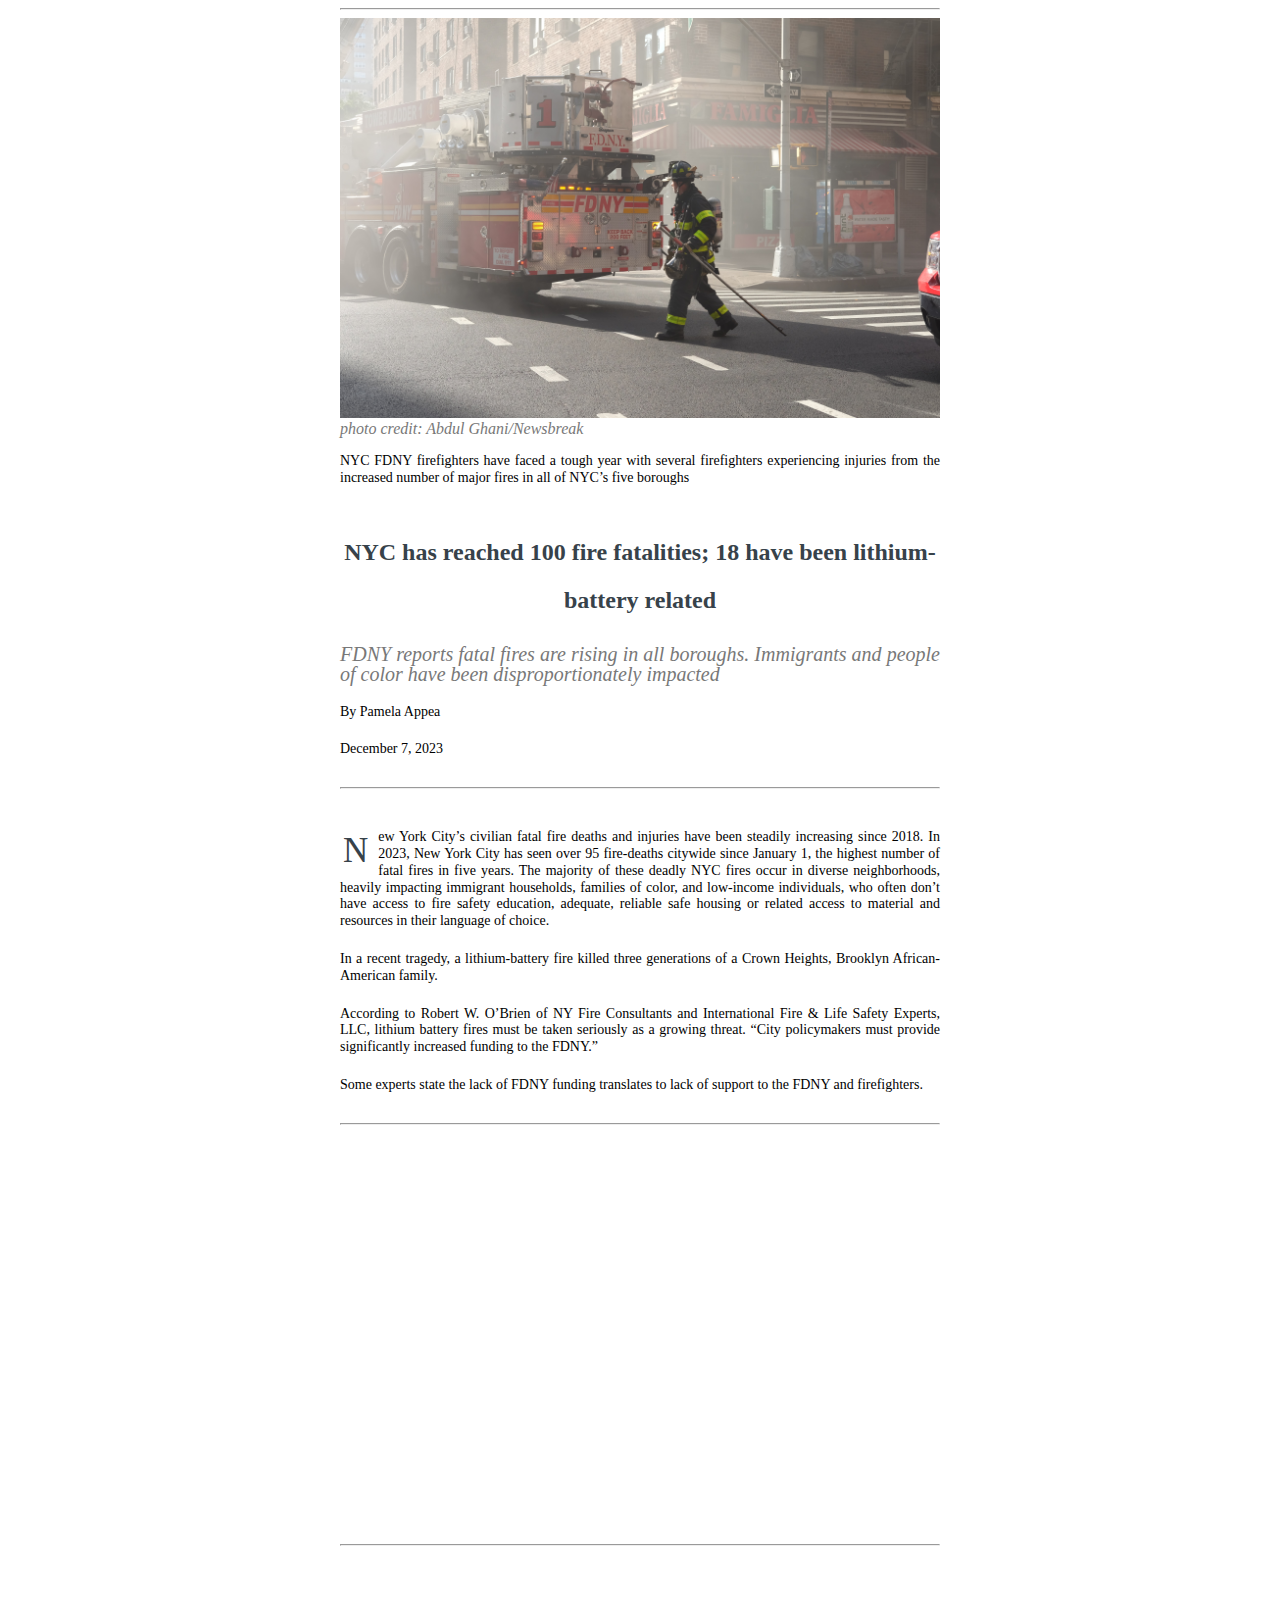
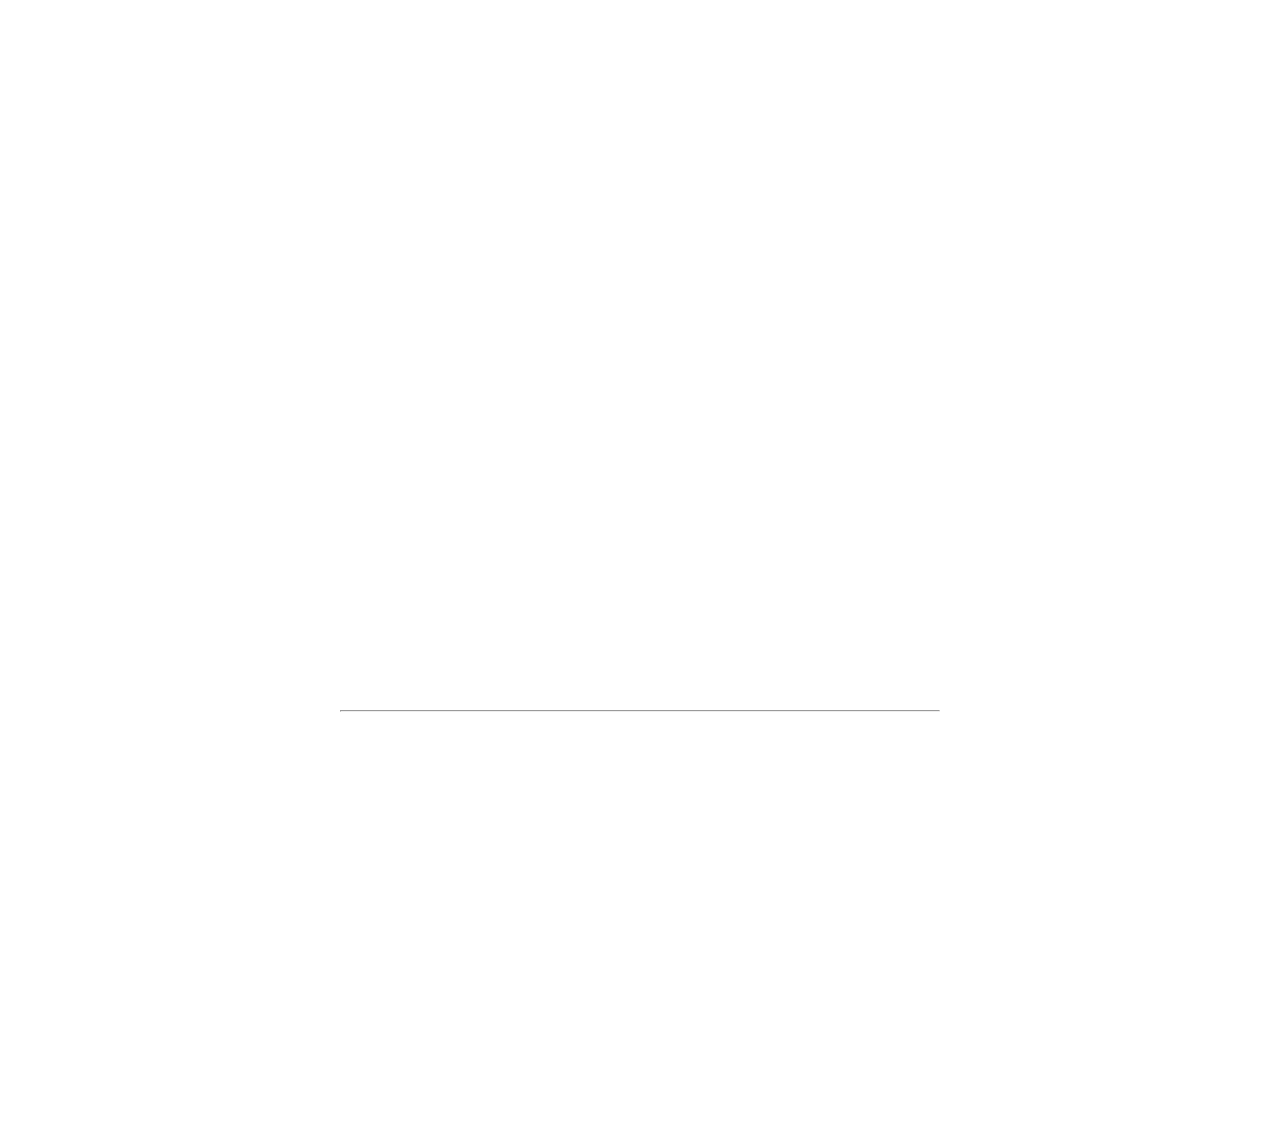
<file: index.html>
<!doctype html>
<html lang="en">
<head>
	<!-- For different browsers and screensizes -->
	<meta charset="UTF-8">
	<meta http-equiv="X-UA-Compatible" content="IE=edge,chrome=1">
	<meta name="viewport" content="width=device-width, initial-scale=1, maximum-scale=1, user-scalable=no">

	<!-- Site title -->
	<title>Pamela Appea's Data Journalism Project on the FDNY </title>
	<meta http-equiv="Content-Type" content="text/html; charset=utf-8"/>
	<meta name="author" content="" />
	<meta name="geo.country" content="US" />
	<meta name="dc.language" content="en" />
	<meta name="description" content="" />
	<meta name="keywords" content="" />

	 <meta property="og:site_name"       content="TITLE OF YOUR SITE"/>
	 <!-- You will need to get an ID from Facebook https://developers.facebook.com/docs/apps/register -->
    <meta property="fb:app_id"          content="INSERT FACEBOOK ID HERE" />
    <meta property="og:type"            content="website" />
    <meta property="og:url"             content="LINK TO YOUR PROJECT" />
    <meta property="og:title"           content="OUR GRAPHIC'S TITLE" />
    <meta property="og:image"           content="LINK TO YOUR SOCIAL IMAGE 1200x800" />
    <meta property="og:description"     content="YOUR DEK" />
    <meta property="og:image:width" content="1200" />
	<meta property="og:image:height" content="800" />
	<meta property="article:publisher" content="LINK TO YOUR PROJECT" />

	<!--  This information will show up when your site gets shared on Twitter -->
    <meta name="twitter:card" content="summary_large_image">
	<meta name="twitter:site" content="@cunyjschool">
	<meta name="twitter:title" content="YOUR GRAPHIC'S TITLE">
	<meta name="twitter:description" content="YOUR DEK">
	<meta name="twitter:creator" content="">
	<meta name="twitter:image:src" content="LINK TO YOUR SOCIAL IMAGE">
	<meta name="twitter:domain" content="LINK TO YOUR PROJECT">
	<meta name="twitter:app:name:iphone" content="">
	<meta name="twitter:app:name:ipad" content="">
	<meta name="twitter:app:name:googleplay" content="">
	<meta name="twitter:app:url:iphone" content="">
	<meta name="twitter:app:url:ipad" content="">
	<meta name="twitter:app:url:googleplay" content="">
	<meta name="twitter:app:id:iphone" content="">
	<meta name="twitter:app:id:ipad" content="">
	<meta name="twitter:app:id:googleplay" content="">

	<!-- Google fonts
	https://fonts.google.com/specimen/Source+Sans+Pro?selection.family=Source+Sans+Pro:300,400,400i,700,700i
	-->
	<link href="https://fonts.googleapis.com/css?family=Source+Sans+Pro:300,400,400i,700,700i" rel="stylesheet">

	<!-- Library for icons: http://fontawesome.io/icons/-->
	<link rel="stylesheet" href="css/libs/font-awesome.css" >

	<!-- Your styles -->
	<link rel="stylesheet" href="css/styles.css" type="text/css" media="screen" charset="utf-8" />


</head>
<body>

	<div class="wrap">

		<div class="item">
			<div class="content" id="intro">
				<hr>

				<img src="images/fire_image.jpg">
				<i>photo credit: Abdul Ghani/Newsbreak</i>
				<br>
				<br>
				<p>NYC FDNY firefighters have faced a tough year with several firefighters experiencing injuries from the increased number of major fires in all of NYC’s five boroughs</p>

				<h1>NYC has reached 100 fire fatalities; 18 have been lithium-battery related </h1>
				<h2><i> FDNY reports fatal fires are rising in all boroughs. Immigrants and people of color have been disproportionately impacted</i></h2>

				<p>By Pamela Appea</p>
				<p>December 7, 2023</p>
				<hr>

				<br>
				<br>

				<!-- Great ipsum texts: http://meettheipsums.com/ | this one is Sagan ipsum: http://saganipsum.com/ -->
				<p class="first-graph">New York City’s civilian fatal fire deaths and injuries have been steadily increasing since 2018. In 2023, New York City has seen over 95 fire-deaths citywide since January 1, the highest number of fatal fires in five years. The majority of these deadly NYC fires occur in diverse neighborhoods, heavily impacting immigrant households, families of color, and low-income individuals, who often don’t have access to fire safety education, adequate, reliable safe housing or related access to material and resources in their language of choice.</p>
				<p>In a recent tragedy, a lithium-battery fire killed three generations of a Crown Heights, Brooklyn African-American family.</p> 

				<p>According to Robert W. O’Brien of NY Fire Consultants and International Fire & Life Safety Experts, LLC, lithium battery fires must be taken seriously as a growing threat. “City policymakers must provide significantly increased funding to the FDNY.” </p>

				<p>Some experts state the lack of FDNY funding translates to lack of support to the FDNY and firefighters.</p>

				<hr>


				<iframe title="FDNY Fire-related Civilian deaths" aria-label="Column Chart" id="datawrapper-chart-MnoXz" src="https://datawrapper.dwcdn.net/MnoXz/7/" scrolling="no" frameborder="0" style="width: 0; min-width: 100% !important; border: none;" height="400" data-external="1"></iframe><script type="text/javascript">!function(){"use strict";window.addEventListener("message",(function(a){if(void 0!==a.data["datawrapper-height"]){var e=document.querySelectorAll("iframe");for(var t in a.data["datawrapper-height"])for(var r=0;r<e.length;r++)if(e[r].contentWindow===a.source){var i=a.data["datawrapper-height"][t]+"px";e[r].style.height=i}}}))}();
</script>
				<hr>
				
				
				<iframe title="Fire Dispatch Incidents 2023" aria-label="Map" id="datawrapper-chart-ljNnE" src="https://datawrapper.dwcdn.net/ljNnE/3/" scrolling="no" frameborder="0" style="width: 0; min-width: 100% !important; border: none;" height="729" data-external="1"></iframe><script type="text/javascript">!function(){"use strict";window.addEventListener("message",(function(a){if(void 0!==a.data["datawrapper-height"]){var e=document.querySelectorAll("iframe");for(var t in a.data["datawrapper-height"])for(var r=0;r<e.length;r++)if(e[r].contentWindow===a.source){var i=a.data["datawrapper-height"][t]+"px";e[r].style.height=i}}}))}();
</script>

				<br>
				<br>
				<hr>
				
				<iframe title="Fatal 2023 Lithium Battery Fires Borough-by-Borough " aria-label="Column Chart" id="datawrapper-chart-sIXO6" src="https://datawrapper.dwcdn.net/sIXO6/3/" scrolling="no" frameborder="0" style="width: 0; min-width: 100% !important; border: none;" height="400" data-external="1"></iframe><script type="text/javascript">!function(){"use strict";window.addEventListener("message",(function(a){if(void 0!==a.data["datawrapper-height"]){var e=document.querySelectorAll("iframe");for(var t in a.data["datawrapper-height"])for(var r=0;r<e.length;r++)if(e[r].contentWindow===a.source){var i=a.data["datawrapper-height"][t]+"px";e[r].style.height=i}}}))}();
</script>


		        <div class="button-container" style="text-align: center;">
					
				</div>

		    </div>


		</div>






	</div>


	<!-- libraries -->
	<script src="js/libs/jquery-2.1.3.min.js"></script>


	<!-- your javascript -->
	<script src="js/script.js"></script>









</body>
</html>
</file>
<file: css/styles.css>
/*
 * styles.css
 *
 * @author: Chopping Block (choppinblock.com)
 *
 */
/* http://meyerweb.com/eric/tools/css/reset/
   v2.0 | 20110126
   License: none (public domain)
*/

html, body, div, span, applet, object, iframe,
h1, h2, h3, h4, h5, h6, p, blockquote, pre,
a, abbr, acronym, address, big, cite, code,
del, dfn, em, img, ins, kbd, q, s, samp,
small, strike, strong, sub, sup, tt, var,
b, u, i, center,
dl, dt, dd, ol, ul, li,
fieldset, form, label, legend,
table, caption, tbody, tfoot, thead, tr, th, td,
article, aside, canvas, details, embed,
figure, figcaption, footer, header, hgroup,
menu, nav, output, ruby, section, summary,
time, mark, audio, video {
	margin: 0;
	padding: 0;
	border: 0;
	font-size: 100%;
	font: inherit;
	vertical-align: baseline;
	font-family:  Georgia, serif;
	color: #787878;
}
/* HTML5 display-role reset for older browsers */
article, aside, details, figcaption, figure,
footer, header, hgroup, menu, nav, section {
	display: block;
}
body {
	line-height: 1;
}
ol, ul {
	list-style: none;
}
blockquote, q {
	quotes: none;
}
blockquote:before, blockquote:after,
q:before, q:after {
	content: '';
	content: none;
}
table {
	border-collapse: collapse;
	border-spacing: 0;
}

i{
	font-style: italic;
    font-weight: 200;

}


/* Your styles go here */

h1, h2, h3, h4, h5, h6{
	font-family: Georgia, serif;

}

h1{
	font-size: 24px;
	color:#37424A;
	text-align: center;
	line-height: 2em;
	margin-bottom: 20px;
	margin-top: 20px;
	font-weight: bold;
}

a {
    color: #b84ab4;
    text-decoration: none;
}

.first-graph:first-letter {
	float: left;
	color: #37424A;
	font-size: 2.5em;
	line-height: 1em;
	padding-top: 4px;
	padding-right: 10px;
	padding-left: 3px;
	font-family: Georgia, serif;
}


 p{
    font-family:  Georgia, serif;
    font-size: 16px;
    line-height: 1.5em;
    color: #393939;
    padding-bottom: 1.5em;

}

img{
    max-width: 600px;
}


/* flexbox code! */
div.wrap{
		display: flex;
		flex-direction: column;
		align-items: center;
		gap: 20px;
}

.wrap p{
	font-family:Georgia, serif;
	color: #000000;
	font-size: 14px;
	line-height: 1.2em;
}

h2{
	font-family: Georgia, serif;
	color: #363636;
	font-size: 20px;
	margin-bottom: 20px;
}

.item{
	width: 700px;
}


.content{
	width:100%;
	margin:0 auto;
	max-width:600px;
	text-align: justify;
}



.button {
	font-family: Georgia, serif;
	color: #fff ;
    background-color:  #7c7c7d;
    font-weight: normal;
	display: inline-block;
    padding: 6px 12px;
    margin-bottom: 0;
    font-size: 14px;
    font-weight: 400;
    line-height: 1.42857143;
    text-align: center;
    white-space: nowrap;
    vertical-align: middle;
    -ms-touch-action: manipulation;
    touch-action: manipulation;
    cursor: pointer;
    -webkit-user-select: none;
    -moz-user-select: none;
    -ms-user-select: none;
    user-select: none;
    background-image: none;
    border: 1px solid #7c7c7d;
    border-radius: 4px;
}

.button:hover {
  background: #888;
  text-decoration: none;

}


.mobile{
	display:none;
}

.desktop{
	display:block;
}

.legend{
	width:100%;
}

.legend-text{
	 float:left;
}

.legend-box{
    padding-right: 10px;
    float: left;
    width: 46%;
}

.footnote{
	font-size: 0.8em;
    color: #888;
    line-height: 1.5em;
    clear: both;
}


/* Media queries */

@media (max-width:480px) {
	.content{
		width:90%;
	}
	.mobile{
		display:block;
	}
	.desktop{
		display:none;
	}
	p{
		font-size:14px;
		padding-bottom: 1em;
	}
	.button-container{
		text-align: center;
	}

	h1 {
	    font-size: 1.5em;
	    line-height: 1em;
	    margin-bottom: 15px;
	    margin-top: 15px;
	}

}

/*Chart colors*/


.yellow1{color:#403B00;}
.yellow2{color:#807600;}
.yellow3{color:#FFEC00;}
.yellow4{color:#FFF799;}
.yellow5{color:#FFFBCC;}

.orange1{color:#331F02;}
.orange2{color:#673F05;}
.orange3{color:#CE7D09;}
.orange4{color:#D8973A;}
.orange5{color:#EBCB9D;}

.red1{color: #401819;}
.red2{color: #803133;}
.red3{color: #FF6165;}
.red4{color: #FFA0A3;}
.red5{color: #FFDFE0;}

.green1{color: #0A2C27;}
.green2{color: #15574D;}
.green3{color: #01f7b6;}
.green4{color: #7FCEC2;}
.green5{color: #D4EFEB;}

.blue1{color: #051427;}
.blue2{color: #09284E;}
.blue3{color: #12509B;}
.blue4{color: #7196C3;}
.blue5{color: #D0DCEB;}



.yellow1-bg{background-color:#403B00;}
.yellow2-bg{background-color:#807600;}
.yellow3-bg{background-color:#FFEC00;}
.yellow4-bg{background-color:#FFF799;}
.yellow5-bg{background-color:#FFFBCC;}

.orange1-bg{background-color:#331F02;}
.orange2-bg{background-color:#673F05;}
.orange3-bg{background-color:#CE7D09;}
.orange4-bg{background-color:#D8973A;}
.orange5-bg{background-color:#EBCB9D;}

.red1-bg{background-color: #401819;}
.red2-bg{background-color: #803133;}
.red3-bg{background-color: #FF6165;}
.red4-bg{background-color: #FFA0A3;}
.red5-bg{background-color: #FFDFE0;}

.green1-bg{background-color: #0A2C27;}
.green2-bg{background-color: #15574D;}
.green3-bg{background-color: #01f7b6;}
.green4-bg{background-color: #7FCEC2;}
.green5-bg{background-color: #D4EFEB;}

.blue1-bg{background-color: #051427;}
.blue2-bg{background-color: #09284E;}
.blue3-bg{background-color: #12509B;}
.blue4-bg{background-color: #7196C3;}
.blue5-bg{background-color: #D0DCEB;}
</file>
